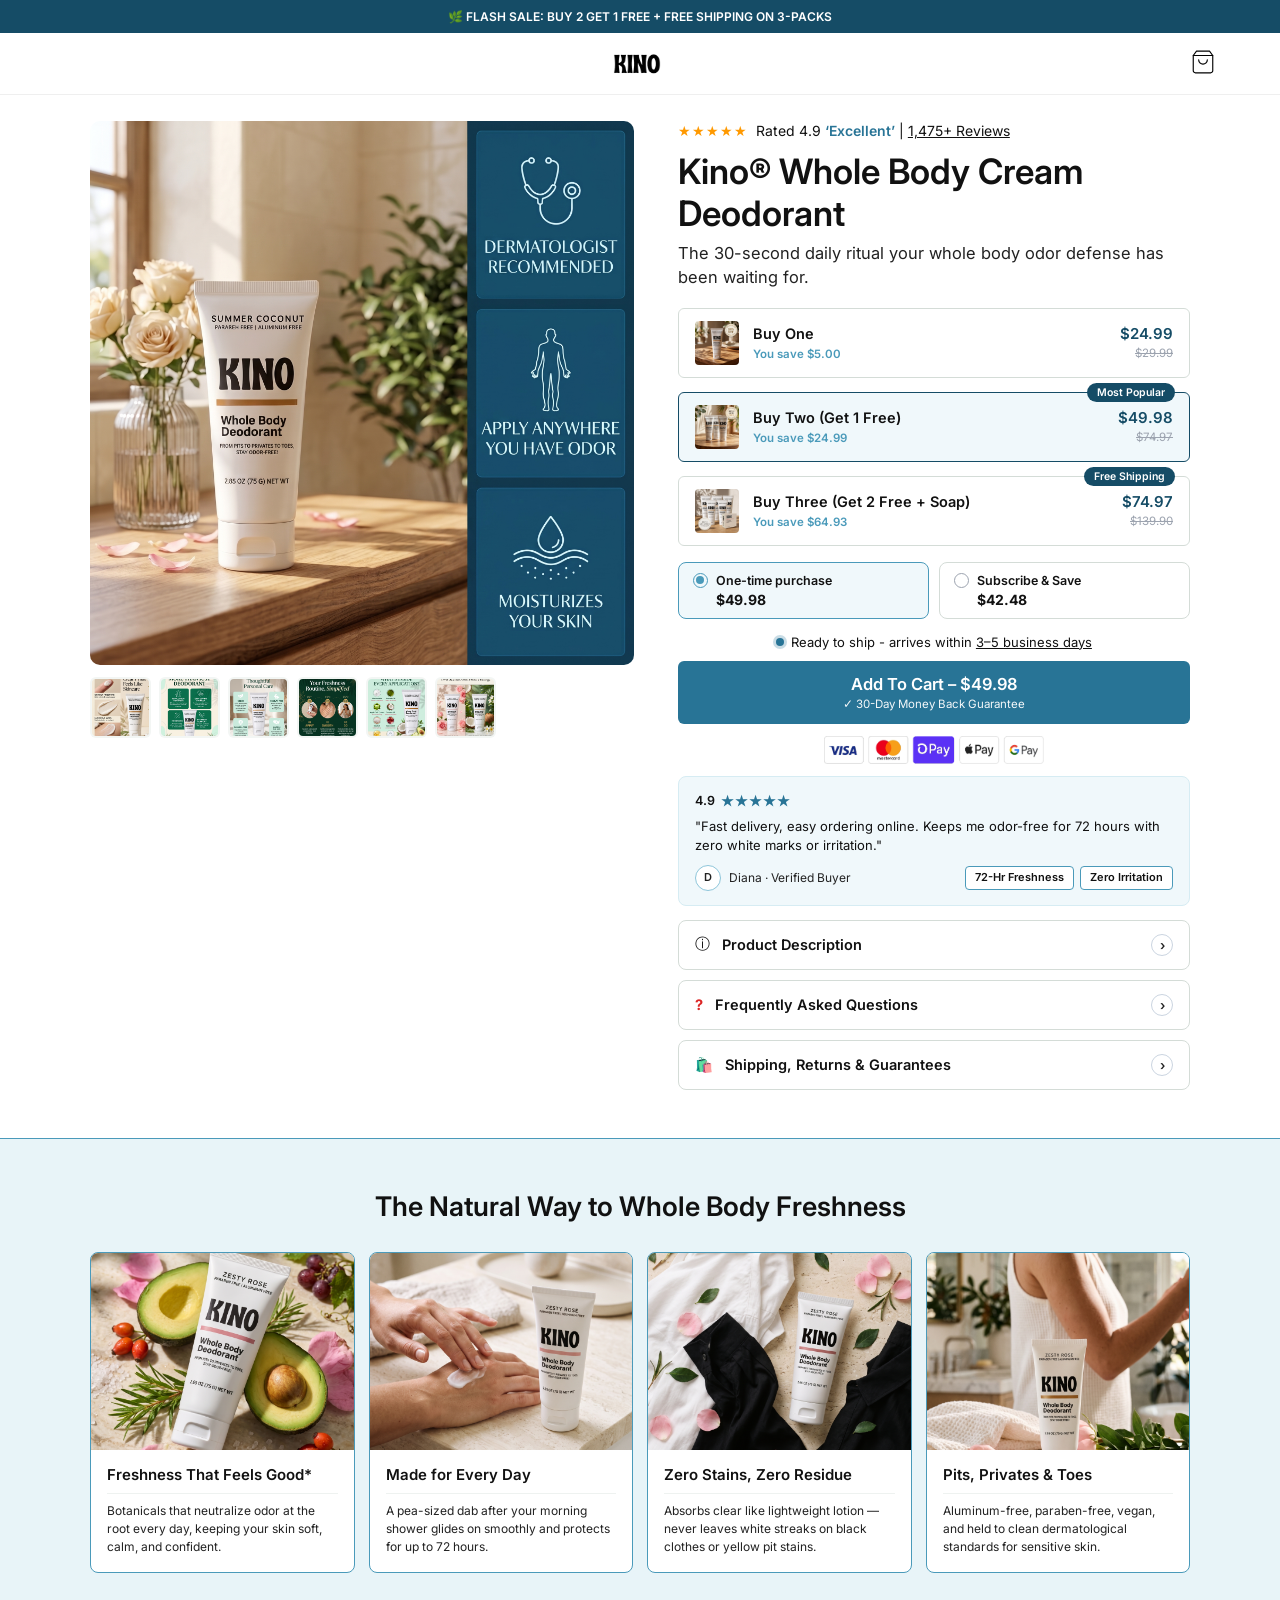
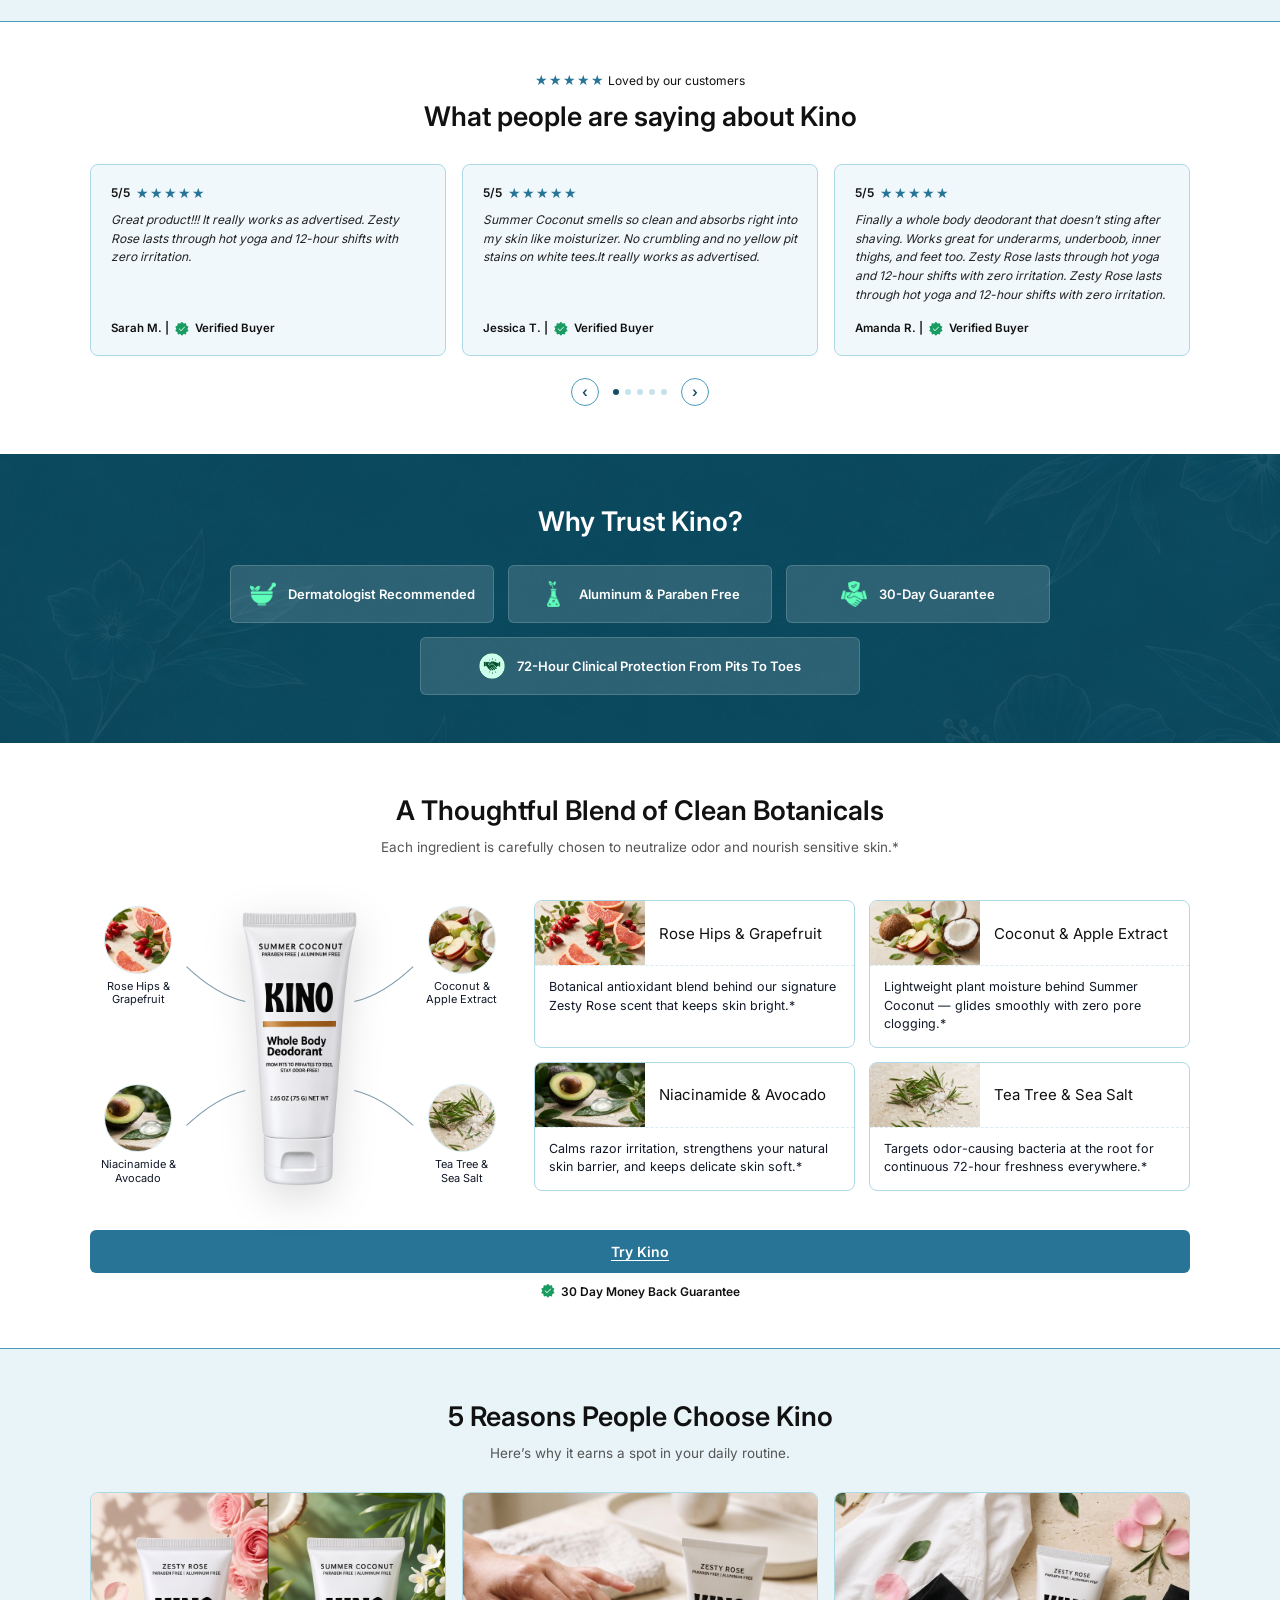
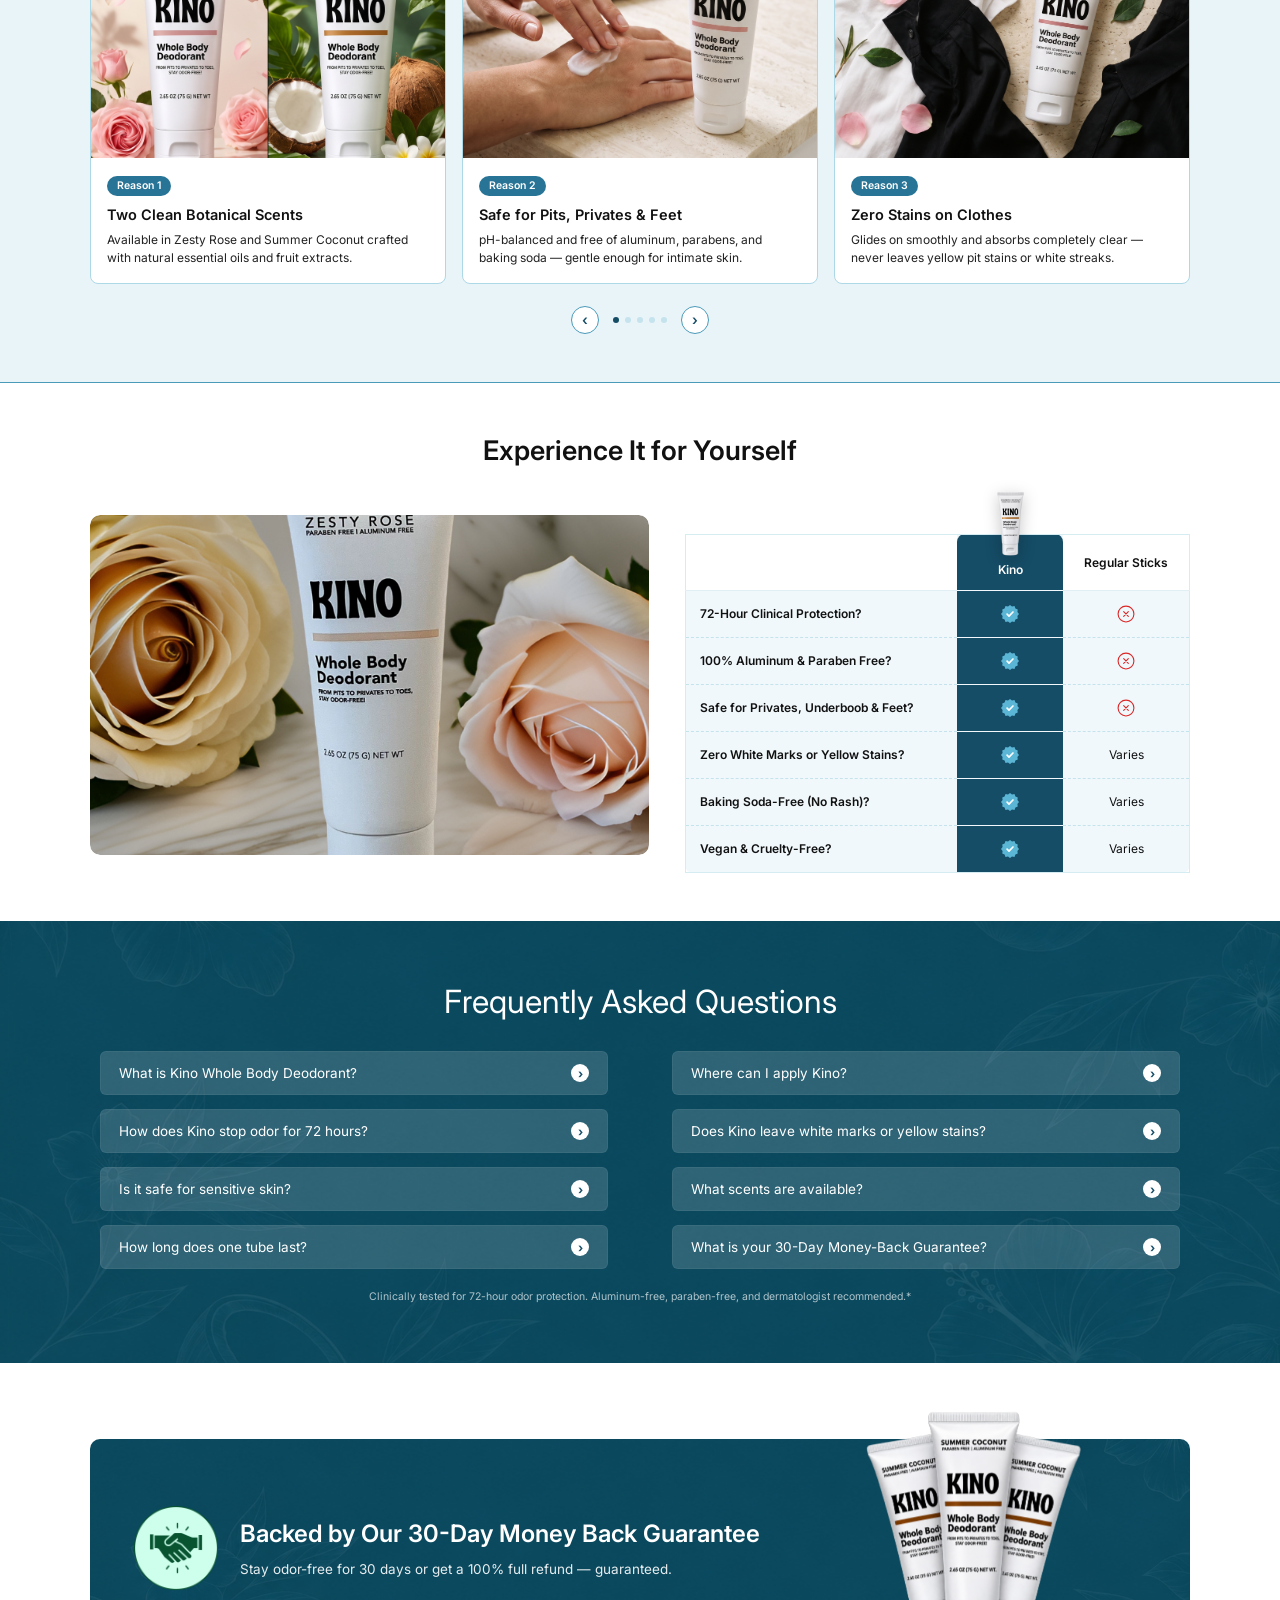
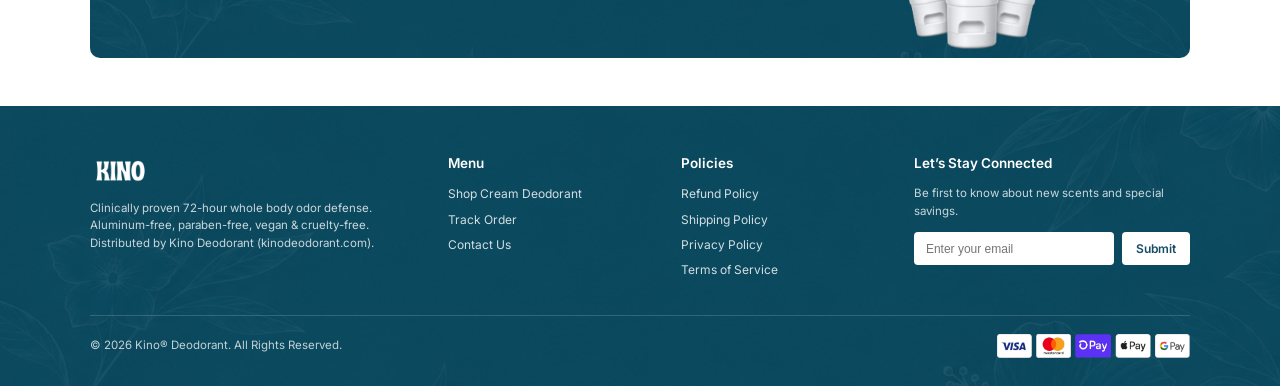
<file: product_page_design_v2.html>
<!DOCTYPE html>
<html lang="en">
<head>
  <meta charset="UTF-8">
  <meta name="viewport" content="width=device-width, initial-scale=1.0, maximum-scale=5.0">
  <title>Kino® Whole Body Cream Deodorant | 72-Hour Clinical Odor Protection</title>
  <link rel="icon" type="image/svg+xml" href="data:image/svg+xml,%3Csvg xmlns='http://www.w3.org/2000/svg' viewBox='0 0 64 64'%3E%3Crect width='64' height='64' rx='12' fill='%23ffffff'/%3E%3Ctext x='50%25' y='54%25' dominant-baseline='central' text-anchor='middle' font-family='Arial,Helvetica,sans-serif' font-weight='900' font-size='44' fill='%23064e3b'%3EK%3C/text%3E%3C/svg%3E">
  <style>
    @font-face {
      font-family: 'Inter';
      font-weight: 400;
      font-style: normal;
      font-display: swap;
      src: url("fonts/inter_n4.b2a3f24c19b4de56e8871f609e73ca7f6d2e2bb9.woff2") format("woff2"),
           url("fonts/inter_n4.af8052d517e0c9ffac7b814872cecc27ae1fa132.woff") format("woff");
    }
    @font-face {
      font-family: 'Inter';
      font-weight: 500;
      font-style: normal;
      font-display: swap;
      src: url("fonts/inter_n6.771af0474a71b3797eb38f3487d6fb79d43b6877.woff2") format("woff2");
    }
    @font-face {
      font-family: 'Inter';
      font-weight: 600;
      font-style: normal;
      font-display: swap;
      src: url("fonts/inter_n6.771af0474a71b3797eb38f3487d6fb79d43b6877.woff2") format("woff2"),
           url("fonts/inter_n6.88c903d8f9e157d48b73b7777d0642925bcecde7.woff") format("woff");
    }
    @font-face {
      font-family: 'Inter';
      font-weight: 700;
      font-style: normal;
      font-display: swap;
      src: url("fonts/inter_n7.02711e6b374660cfc7915d1afc1c204e633421e4.woff2") format("woff2"),
           url("fonts/inter_n7.6dab87426f6b8813070abd79972ceaf2f8d3b012.woff") format("woff");
    }

    :root {
      --green-dark: #154c66;
      --green-emerald: #287496;
      --green-cta: #287496;
      --green-mint: #f0f8fb;
      --green-mint-bg: #e8f4f8;
      --green-border: #4a9aba;
      --green-soft-border: #add8e6;
      --text-dark: #111111;
      --text-body: #222222;
      --text-muted: #555555;
      --gold: #ff9900;
      --font: 'Inter', -apple-system, BlinkMacSystemFont, 'Segoe UI', Roboto, sans-serif;
    }

    *, *::before, *::after { box-sizing: border-box; }
    html, body {
      margin: 0;
      padding: 0;
      font-family: var(--font);
      color: var(--text-dark);
      background: #ffffff;
      -webkit-font-smoothing: antialiased;
      line-height: 1.45;
      letter-spacing: 0;
    }
    img { max-width: 100%; display: block; }
    a { color: inherit; text-decoration: none; }
    button { font-family: inherit; cursor: pointer; }

    /* Announcement Bar */
    .kino-topbar {
      background: var(--green-dark);
      color: #ffffff;
      text-align: center;
      padding: 8px 16px;
      font-size: 12px;
      font-weight: 600;
    }

    /* Header */
    .kino-header {
      border-bottom: 1px solid #efefef;
      background: #ffffff;
      position: sticky;
      top: 0;
      z-index: 50;
    }
    .kino-header-inner {
      max-width: 1200px;
      margin: 0 auto;
      padding: 12px 20px;
      display: flex;
      align-items: center;
      justify-content: space-between;
    }
    .kino-header-spacer { width: 28px; }
    .kino-logo img { height: 32px; width: auto; object-fit: contain; }
    .kino-cart-btn { background: none; border: 0; padding: 4px; color: var(--text-dark); }

    .kino-wrap { max-width: 1140px; margin: 0 auto; padding: 0 20px; }

    /* ================= 1. HERO SECTION ================= */
    .kino-hero { padding: 26px 0 48px; }
    .kino-hero-grid {
      display: grid;
      grid-template-columns: 1.03fr 0.97fr;
      gap: 44px;
      align-items: start;
    }
    .kino-gallery-sticky { position: sticky; top: 76px; }
    .kino-main-stage {
      position: relative;
      border-radius: 10px;
      overflow: hidden;
      background: #f8faf9;
    }
    .kino-main-stage img { width: 100%; height: auto; display: block; }
    .kino-hero-overlay {
      position: absolute;
      top: 0;
      right: 0;
      bottom: 0;
      width: 31%;
      background: rgba(21, 76, 102, 0.92);
      color: #ffffff;
      display: flex;
      flex-direction: column;
      justify-content: space-evenly;
      padding: 14px 10px;
      text-align: center;
    }
    .kino-overlay-item {
      display: flex;
      flex-direction: column;
      align-items: center;
      gap: 8px;
      padding: 12px 4px;
      border-bottom: 1px solid rgba(255, 255, 255, 0.14);
    }
    .kino-overlay-item:last-child { border-bottom: 0; }
    .kino-overlay-item img { width: 32px; height: 32px; filter: brightness(0) invert(1); }
    .kino-overlay-item span { font-size: 14px; font-weight: 500; line-height: 1.25; }
    .kino-thumbs {
      display: grid;
      grid-template-columns: repeat(8, 1fr);
      gap: 8px;
      margin-top: 12px;
    }
    .kino-thumb {
      border: 2px solid transparent;
      border-radius: 6px;
      overflow: hidden;
      aspect-ratio: 1 / 1;
      padding: 0;
      background: #f3f6f4;
    }
    .kino-thumb.is-active { border-color: var(--green-border); }
    .kino-thumb img { width: 100%; height: 100%; object-fit: cover; }

    /* Hero Right Column */
    .kino-rating-row {
      display: flex;
      align-items: center;
      gap: 8px;
      font-size: 14px;
      color: var(--text-dark);
      margin-bottom: 8px;
    }
    .kino-stars-gold { color: var(--gold); letter-spacing: 1px; font-size: 14px; }
    .kino-stars-green { color: var(--green-emerald); letter-spacing: 1px; font-size: 14px; }
    .kino-rating-row strong { color: var(--green-emerald); font-weight: 600; }
    .kino-title {
      font-size: 35px;
      font-weight: 410;
      line-height: 1.2;
      margin: 0 0 8px;
      color: var(--text-dark);
    }
    .kino-sub {
      font-size: 16.5px;
      color: var(--text-body);
      margin: 0 0 18px;
      line-height: 1.45;
    }

    /* Bundle Cards */
    .kino-bundles { display: flex; flex-direction: column; gap: 14px; margin-bottom: 16px; }
    .kino-bundle-card {
      position: relative;
      display: flex;
      align-items: center;
      gap: 14px;
      padding: 12px 16px;
      border: 1px solid #d4dcd7;
      border-radius: 6px;
      background: #ffffff;
      cursor: pointer;
    }
    .kino-bundle-card.is-selected {
      border: 1.5px solid var(--green-dark);
      background: var(--green-mint);
    }
    .kino-bundle-badge {
      position: absolute;
      top: -10px;
      right: 14px;
      background: var(--green-dark);
      color: #ffffff;
      font-size: 10.5px;
      font-weight: 600;
      padding: 2px 10px;
      border-radius: 999px;
    }
    .kino-bundle-img {
      width: 44px;
      height: 44px;
      border-radius: 4px;
      object-fit: cover;
      flex-shrink: 0;
    }
    .kino-bundle-info { flex: 1; min-width: 0; }
    .kino-bundle-name { font-size: 14.5px; font-weight: 600; color: var(--text-dark); }
    .kino-bundle-save { font-size: 11.5px; color: var(--green-border); font-weight: 500; margin-top: 2px; }
    .kino-bundle-prices { text-align: right; flex-shrink: 0; }
    .kino-price-now { font-size: 15px; font-weight: 600; color: var(--green-dark); }
    .kino-price-was { font-size: 11.5px; color: #9ca3af; text-decoration: line-through; }

    /* Purchase Toggle (Exact 2-line Radio Cards) */
    .kino-toggle-row { display: grid; grid-template-columns: 1fr 1fr; gap: 10px; margin-bottom: 14px; }
    .kino-toggle-btn {
      padding: 10px 14px;
      border-radius: 8px;
      border: 1px solid #d4dcd7;
      background: #ffffff;
      text-align: left;
      display: flex;
      flex-direction: column;
      gap: 3px;
    }
    .kino-toggle-btn.is-active {
      border: 1.5px solid var(--green-border);
      background: var(--green-mint);
    }
    .kino-toggle-top {
      display: flex;
      align-items: center;
      gap: 8px;
      font-size: 12.5px;
      font-weight: 600;
      color: var(--text-dark);
    }
    .kino-radio-dot {
      width: 15px;
      height: 15px;
      border-radius: 50%;
      border: 1.5px solid #9ca3af;
      display: inline-flex;
      align-items: center;
      justify-content: center;
      flex-shrink: 0;
    }
    .kino-toggle-btn.is-active .kino-radio-dot {
      border-color: var(--green-border);
    }
    .kino-toggle-btn.is-active .kino-radio-dot::after {
      content: "";
      width: 8px;
      height: 8px;
      border-radius: 50%;
      background: var(--green-border);
    }
    .kino-toggle-price {
      font-size: 14px;
      font-weight: 700;
      color: var(--text-dark);
      padding-left: 23px;
    }

    /* Ready to ship */
    .kino-ready-ship {
      display: flex;
      align-items: center;
      justify-content: center;
      gap: 7px;
      font-size: 13px;
      color: var(--text-dark);
      margin-bottom: 10px;
    }
    .kino-pulse-dot {
      width: 8px;
      height: 8px;
      border-radius: 50%;
      background: #287496;
      box-shadow: 0 0 0 3px rgba(40, 116, 150, 0.25);
    }

    /* Solid Emerald CTA Button (Matching Lymphoria) */
    .kino-cta-mint {
      width: 100%;
      padding: 13px 18px;
      border-radius: 6px;
      border: 0;
      background: #287496;
      color: #ffffff;
      text-align: center;
      display: flex;
      flex-direction: column;
      align-items: center;
      gap: 3px;
      transition: background 0.18s;
    }
    .kino-cta-mint:hover { background: #1f5c78; }
    .kino-cta-mint-main { font-size: 16.5px; font-weight: 500; color: #ffffff; }
    .kino-cta-mint-sub { font-size: 11.5px; font-weight: 400; opacity: 0.95; color: #ffffff; }

    /* Solid Emerald CTA Button (Mid-page) */
    .kino-cta-solid {
      width: 100%;
      padding: 13px 20px;
      border: 0;
      border-radius: 6px;
      background: #287496;
      color: #ffffff;
      font-size: 14px;
      font-weight: 600;
      text-decoration: underline;
      text-underline-offset: 3px;
    }

    .kino-payment-row { margin: 12px 0; display: flex; justify-content: center; }
    .kino-payment-row img { max-width: 220px; height: auto; }

    /* Hero Mini Review Card */
    .kino-hero-review {
      background: var(--green-mint);
      border: 1px solid #d6ecf3;
      border-radius: 8px;
      padding: 14px 16px;
      margin-bottom: 14px;
    }
    .kino-hr-top { display: flex; align-items: center; gap: 6px; font-size: 12.5px; font-weight: 600; margin-bottom: 6px; }
    .kino-hr-quote { font-size: 13px; color: var(--text-dark); margin: 0 0 10px; line-height: 1.45; }
    .kino-hr-bottom { display: flex; align-items: center; justify-content: space-between; flex-wrap: wrap; gap: 8px; }
    .kino-hr-author { display: flex; align-items: center; gap: 8px; font-size: 12px; color: var(--text-body); }
    .kino-hr-avatar {
      width: 26px;
      height: 26px;
      border-radius: 50%;
      border: 1px solid #8ec6da;
      background: #ffffff;
      display: inline-flex;
      align-items: center;
      justify-content: center;
      font-size: 11px;
      font-weight: 600;
    }
    .kino-hr-tags { display: flex; gap: 6px; }
    .kino-hr-tag {
      border: 1px solid var(--green-border);
      background: #ffffff;
      border-radius: 4px;
      padding: 3px 9px;
      font-size: 11px;
      font-weight: 500;
    }

    /* Hero 3 Bordered Accordions */
    .kino-mini-accordions { display: flex; flex-direction: column; gap: 10px; }
    .kino-mini-acc-item {
      border: 1px solid #d4dcd7;
      border-radius: 8px;
      background: #ffffff;
    }
    .kino-mini-acc-trigger {
      width: 100%;
      background: none;
      border: 0;
      padding: 13px 16px;
      display: flex;
      justify-content: space-between;
      align-items: center;
      font-size: 14.5px;
      font-weight: 500;
      color: var(--text-dark);
      text-align: left;
    }
    .kino-acc-left { display: flex; align-items: center; gap: 12px; }
    .kino-acc-arrow {
      width: 22px;
      height: 22px;
      border-radius: 50%;
      border: 1px solid #cbd5e1;
      display: inline-flex;
      align-items: center;
      justify-content: center;
      font-size: 13px;
      color: var(--text-body);
    }
    .kino-mini-acc-body {
      display: none;
      padding: 0 16px 14px;
      font-size: 13px;
      color: var(--text-body);
      line-height: 1.5;
    }
    .kino-mini-acc-item.is-open .kino-mini-acc-body { display: block; }

    /* ================= SHARED SECTION STYLES ================= */
    .kino-section { padding: 48px 0; }
    .kino-section--mint {
      background: var(--green-mint-bg);
      border-top: 1px solid var(--green-border);
      border-bottom: 1px solid var(--green-border);
    }
    .kino-section--emerald {
      background-color: var(--green-dark);
      background-image: url("images/emerald-coconut-blossom-line-art.png");
      background-size: cover;
      background-position: center;
      color: #ffffff;
    }
    .kino-sec-title {
      text-align: center;
      font-size: 27px;
      font-weight: 500;
      margin: 0 0 8px;
    }
    .kino-sec-sub {
      text-align: center;
      font-size: 13.5px;
      color: var(--text-muted);
      margin: 0 0 28px;
    }
    .kino-section--emerald .kino-sec-sub { color: rgba(255, 255, 255, 0.85); }

    /* ================= 2. 4-CARD LIFESTYLE GRID ================= */
    .kino-4grid { display: grid; grid-template-columns: repeat(4, 1fr); gap: 14px; }
    .kino-feature-card {
      background: #ffffff;
      border: 1px solid var(--green-border);
      border-radius: 8px;
      overflow: hidden;
      display: flex;
      flex-direction: column;
    }
    .kino-feature-card img { width: 100%; aspect-ratio: 4 / 3; object-fit: cover; }
    .kino-feature-card-body { padding: 14px 16px 16px; }
    .kino-feature-card-body h3 {
      font-size: 15px;
      font-weight: 500;
      margin: 0 0 8px;
      padding-bottom: 8px;
      border-bottom: 1px solid #eef2f0;
      color: var(--text-dark);
    }
    .kino-feature-card-body p { font-size: 12px; color: var(--text-body); margin: 0; line-height: 1.5; }

    /* ================= 3. REVIEWS CAROUSEL ================= */
    .kino-reviews-eyebrow { text-align: center; font-size: 12px; color: var(--text-dark); margin-bottom: 6px; }
    .kino-3grid {
      display: flex;
      overflow-x: auto;
      scroll-snap-type: x mandatory;
      scroll-behavior: smooth;
      gap: 16px;
      scrollbar-width: none;
    }
    .kino-3grid::-webkit-scrollbar { display: none; }
    .kino-review-card {
      flex: 0 0 calc((100% - 32px) / 3);
      scroll-snap-align: start;
      background: var(--green-mint);
      border: 1px solid var(--green-soft-border);
      border-radius: 8px;
      padding: 18px 20px;
      display: flex;
      flex-direction: column;
      justify-content: space-between;
      gap: 16px;
    }
    .kino-review-top { display: flex; align-items: center; gap: 6px; font-size: 12px; font-weight: 500; margin-bottom: 8px; }
    .kino-review-card p { font-size: 12px; font-style: italic; color: var(--text-body); margin: 0; line-height: 1.55; }
    .kino-review-author { font-size: 11.5px; color: var(--text-dark); font-weight: 600; display: flex; align-items: center; gap: 6px; }
    .kino-carousel-nav {
      display: flex;
      align-items: center;
      justify-content: center;
      gap: 14px;
      margin-top: 22px;
    }
    .kino-arrow-circle {
      width: 28px;
      height: 28px;
      border-radius: 50%;
      border: 1px solid var(--green-border);
      background: #ffffff;
      color: var(--green-dark);
      display: inline-flex;
      align-items: center;
      justify-content: center;
      font-weight: 600;
      font-size: 14px;
    }
    .kino-dots { display: inline-flex; gap: 6px; }
    .kino-dot { width: 6px; height: 6px; border-radius: 50%; background: #c5e3ed; }
    .kino-dot.is-active { background: var(--green-dark); }

    /* ================= 4. WHY TRUST KINO? (HORIZONTAL ON DESKTOP, VERTICAL ON MOBILE) ================= */
    .kino-trust-row1 {
      display: grid;
      grid-template-columns: repeat(3, 1fr);
      gap: 14px;
      max-width: 820px;
      margin: 24px auto 14px;
    }
    .kino-trust-card {
      background: rgba(255, 255, 255, 0.14);
      border: 1px solid rgba(255, 255, 255, 0.16);
      border-radius: 6px;
      padding: 15px 16px;
      display: flex;
      flex-direction: row;
      align-items: center;
      justify-content: center;
      text-align: left;
      gap: 12px;
      font-size: 13px;
      font-weight: 500;
    }
    .kino-trust-card img { width: 26px; height: 26px; object-fit: contain; flex-shrink: 0; }
    .kino-trust-row2 { max-width: 440px; margin: 0 auto; }

    /* ================= 5. BOTANICALS DIAGRAM + 2x2 CARDS ================= */
    .kino-botanicals-wrap {
      display: grid;
      grid-template-columns: 0.78fr 1.22fr;
      gap: 24px;
      align-items: center;
      margin-bottom: 24px;
    }
    .kino-diagram {
      position: relative;
      display: flex;
      align-items: center;
      justify-content: center;
      padding: 12px 10px;
      min-height: 320px;
    }
    .kino-diagram-lines {
      position: absolute;
      inset: 0;
      width: 100%;
      height: 100%;
      pointer-events: none;
      z-index: 1;
    }
    .kino-diagram-center {
      width: 195px;
      position: relative;
      z-index: 2;
    }
    .kino-diagram-center img {
      width: 100%;
      height: auto;
      display: block;
      filter: drop-shadow(0 12px 20px rgba(0, 0, 0, 0.14));
    }
    .kino-callout {
      position: absolute;
      display: flex;
      flex-direction: column;
      align-items: center;
      text-align: center;
      gap: 6px;
      width: 96px;
      z-index: 3;
    }
    .kino-callout img {
      width: 68px;
      height: 68px;
      border-radius: 50%;
      object-fit: cover;
      border: 1px solid #d6ecf3;
      background: #ffffff;
    }
    .kino-callout span { font-size: 11px; font-weight: 400; color: #111827; line-height: 1.25; }
    .kino-callout--tl { top: 20px; left: 0; }
    .kino-callout--tr { top: 20px; right: 0; }
    .kino-callout--bl { bottom: 20px; left: 0; }
    .kino-callout--br { bottom: 20px; right: 0; }
    .kino-2x2 { display: grid; grid-template-columns: 1fr 1fr; gap: 14px; }
    .kino-ing-card {
      background: #ffffff;
      border: 1px solid var(--green-soft-border);
      border-radius: 8px;
      padding: 0;
      overflow: hidden;
    }
    .kino-ing-head {
      display: flex;
      align-items: center;
      gap: 14px;
      padding: 0 14px 0 0;
      margin-bottom: 0;
      border-bottom: 1px dashed #dcecf2;
    }
    .kino-ing-head img {
      width: 110px;
      height: 64px;
      border-radius: 0;
      object-fit: cover;
      flex-shrink: 0;
    }
    .kino-ing-head h4 { font-size: 15px; font-weight: 400; margin: 0; color: var(--text-dark); }
    .kino-ing-card p { font-size: 12.5px; color: #111827; margin: 0; padding: 12px 14px 14px; line-height: 1.45; }
    .kino-center-cta { width: 100%; margin: 0 auto; text-align: center; }
    .kino-cta-subnote {
      display: flex;
      align-items: center;
      justify-content: center;
      gap: 6px;
      font-size: 12px;
      font-weight: 600;
      color: var(--text-dark);
      margin-top: 10px;
    }

    /* ================= 6. 5 REASONS CAROUSEL ================= */
    .kino-reasons-grid {
      display: flex;
      overflow-x: auto;
      scroll-snap-type: x mandatory;
      scroll-behavior: smooth;
      gap: 16px;
      scrollbar-width: none;
    }
    .kino-reasons-grid::-webkit-scrollbar { display: none; }
    .kino-reason-card {
      flex: 0 0 calc((100% - 32px) / 3);
      scroll-snap-align: start;
      background: #ffffff;
      border: 1px solid var(--green-soft-border);
      border-radius: 8px;
      overflow: hidden;
    }
    .kino-reason-card img { width: 100%; aspect-ratio: 4 / 3; object-fit: cover; }
    .kino-reason-body { padding: 14px 16px 16px; }
    .kino-reason-pill {
      display: inline-block;
      background: var(--green-emerald);
      color: #ffffff;
      font-size: 10.5px;
      font-weight: 600;
      padding: 2px 10px;
      border-radius: 999px;
      margin-bottom: 8px;
    }
    .kino-reason-body h3 { font-size: 14.5px; font-weight: 600; margin: 0 0 6px; }
    .kino-reason-body p { font-size: 12px; color: var(--text-body); margin: 0; line-height: 1.5; }

    /* ================= 7. EXPERIENCE IT FOR YOURSELF (COMPARISON) ================= */
    .kino-compare-wrap {
      display: grid;
      grid-template-columns: 1.05fr 0.95fr;
      gap: 36px;
      align-items: center;
    }
    .kino-compare-photo { border-radius: 10px; overflow: hidden; }
    .kino-compare-photo img,
    .kino-compare-photo video { width: 100%; height: 340px; object-fit: cover; display: block; border-radius: 10px; }
    .kino-compare-box { position: relative; padding-top: 36px; }
    .kino-compare-table {
      width: 100%;
      border-collapse: collapse;
      border-radius: 8px;
      border: 1px solid #d6ecf3;
      background: var(--green-mint);
    }
    .kino-compare-table th, .kino-compare-table td {
      padding: 12px 14px;
      font-size: 12px;
      border-bottom: 1px dashed #c5e3ed;
      text-align: center;
    }
    .kino-compare-table thead th {
      background: #ffffff;
      border-bottom: 1px solid #e1eff4;
      font-weight: 600;
      font-size: 12px;
    }
    .kino-compare-table td:first-child,
    .kino-compare-table th:first-child { text-align: left; font-weight: 500; }
    .kino-col-kino {
      background: var(--green-dark) !important;
      color: #ffffff;
      font-weight: 600;
      position: relative;
      width: 106px;
      border-bottom-color: rgba(255,255,255,0.14) !important;
    }
    .kino-compare-table thead th.kino-col-kino {
      border-radius: 8px 8px 0 0;
    }
    .kino-col-tube-pop {
      width: auto;
      height: 68px;
      object-fit: contain;
      margin: -58px auto 4px;
      display: block;
      filter: drop-shadow(0 4px 8px rgba(0, 0, 0, 0.22));
    }
    .kino-badge-check,
    .kino-badge-cross {
      display: inline-flex;
      align-items: center;
      justify-content: center;
      width: 22px;
      height: 22px;
      vertical-align: middle;
    }

    /* ================= 8. FAQS (2-COLUMN EMERALD GRID) ================= */
    .kino-faq-section { padding: 58px 0; }
    .kino-faq-section .kino-sec-title { font-weight: 400; font-size: 32px; }
    .kino-faq-grid {
      display: grid;
      grid-template-columns: 1fr 1fr;
      row-gap: 14px;
      column-gap: 64px;
      max-width: 1080px;
      margin: 0 auto;
    }
    .kino-faq-item {
      background: #ffffff26;
      border: 1px solid rgba(255, 255, 255, 0.05);
      border-radius: 6px;
      overflow: hidden;
      transition: all 0.3s ease;
    }
    .kino-faq-item.is-open {
      background: #eff8fb;
      color: #000000;
    }
    .kino-faq-q {
      width: 100%;
      background: none;
      border: 0;
      padding: 12px 18px;
      display: flex;
      justify-content: space-between;
      align-items: center;
      color: #ffffff;
      font-size: 13.5px;
      font-weight: 400;
      text-align: left;
      gap: 12px;
    }
    .kino-faq-item.is-open .kino-faq-q { color: #000000; }
    .kino-faq-icon {
      width: 18px;
      height: 18px;
      border-radius: 50%;
      background: #ffffff;
      color: var(--green-dark);
      display: inline-flex;
      align-items: center;
      justify-content: center;
      font-weight: 700;
      flex-shrink: 0;
      font-size: 12px;
    }
    .kino-faq-item.is-open .kino-faq-icon {
      background: var(--green-dark);
      color: #ffffff;
    }
    .kino-faq-a {
      display: none;
      margin-top: -4px;
      padding: 0 20px 17px;
      font-size: 15px;
      font-weight: 300;
      color: rgba(255, 255, 255, 0.9);
      line-height: 22px;
    }
    .kino-faq-item.is-open .kino-faq-a { display: block; color: #1f2937; }

    /* ================= 9. 30-DAY MONEY BACK GUARANTEE ================= */
    .kino-guarantee-banner {
      border-radius: 10px;
      padding: 24px 44px;
      display: grid;
      grid-template-columns: 1.3fr 0.7fr;
      gap: 24px;
      align-items: center;
      overflow: visible;
      margin-top: 28px;
    }
    .kino-guarantee-left { display: flex; align-items: center; gap: 22px; }
    .kino-guarantee-left h2 { font-size: 24px; font-weight: 600; margin: 0 0 8px; }
    .kino-guarantee-left p { font-size: 13.5px; margin: 0; color: rgba(255, 255, 255, 0.9); }
    .kino-guarantee-right img { max-width: 245px; margin: -52px auto -18px; position: relative; z-index: 3; }

    /* ================= 10. FOOTER ================= */
    .kino-footer { padding: 48px 0 28px; }
    .kino-footer-grid {
      display: grid;
      grid-template-columns: 1.3fr 0.8fr 0.8fr 1.1fr;
      gap: 32px;
      margin-bottom: 28px;
    }
    .kino-footer-logo { height: 34px; width: auto; filter: brightness(0) invert(1); margin-bottom: 12px; }
    .kino-footer h4 { font-size: 13.5px; font-weight: 600; margin: 0 0 12px; }
    .kino-footer ul { list-style: none; padding: 0; margin: 0; }
    .kino-footer li { margin-bottom: 8px; font-size: 12px; color: rgba(255, 255, 255, 0.82); }
    .kino-footer p { font-size: 11.5px; color: rgba(255, 255, 255, 0.78); line-height: 1.55; }
    .kino-newsletter { display: flex; gap: 8px; margin-top: 10px; }
    .kino-newsletter input { flex: 1; padding: 9px 12px; border-radius: 4px; border: 0; font-size: 12px; }
    .kino-newsletter button { padding: 9px 14px; border-radius: 4px; border: 0; background: #ffffff; color: var(--green-dark); font-weight: 600; font-size: 12px; }
    .kino-footer-bottom {
      border-top: 1px solid rgba(255, 255, 255, 0.16);
      padding-top: 18px;
      display: flex;
      justify-content: space-between;
      align-items: center;
      flex-wrap: wrap;
      gap: 12px;
      font-size: 11.5px;
      color: rgba(255, 255, 255, 0.75);
    }

    .kino-mob-plus { display: none; }

    /* ================= MOBILE RESPONSIVE ================= */
    @media (max-width: 900px) {
      .kino-section { padding: 38px 0; }
      .kino-hero { padding: 12px 0 28px; }
      .kino-hero-grid { grid-template-columns: 1fr; gap: 14px; }
      .kino-hero-right { display: contents; }
      .kino-hero-head { order: 1; }
      .kino-gallery-sticky { order: 2; position: static; }
      .kino-hero-controls { order: 3; }
      .kino-rating-row { font-size: 12px; margin-bottom: 8px; }
      .kino-title { font-size: 26px; font-weight: 500; line-height: 1.14; letter-spacing: -0.02em; margin-bottom: 8px; }
      .kino-sub { font-size: 14px; line-height: 1.38; color: #111827; margin-bottom: 4px; }
      .kino-hero-overlay { width: 34%; padding: 10px 6px; }
      .kino-overlay-item span { font-size: 11.5px; line-height: 1.25; }
      .kino-thumbs {
        display: flex;
        overflow-x: auto;
        gap: 8px;
        scrollbar-width: none;
      }
      .kino-thumbs::-webkit-scrollbar { display: none; }
      .kino-thumb { flex: 0 0 calc((100% - 32px) / 5); }
      .kino-toggle-btn { align-items: center; text-align: center; padding: 14px 10px; }
      .kino-radio-dot { display: none; }
      .kino-toggle-price { padding-left: 0; font-size: 13px; }
      .kino-sec-title { font-size: 25px; font-weight: 500; line-height: 1.15; letter-spacing: -0.02em; }
      .kino-sec-sub { font-size: 13.5px; line-height: 1.4; }

      /* Section 2: Horizontal accordion rows on mobile */
      .kino-4grid { grid-template-columns: 1fr; gap: 12px; }
      .kino-feature-card { flex-direction: row; align-items: stretch; cursor: pointer; min-height: 76px; }
      .kino-feature-card img { width: 96px; min-height: 76px; aspect-ratio: auto; flex-shrink: 0; }
      .kino-feature-card-body {
        flex: 1;
        padding: 12px 16px;
        display: flex;
        flex-wrap: wrap;
        align-items: center;
        justify-content: space-between;
        gap: 6px;
      }
      .kino-feature-card-body h3 { margin: 0; padding: 0; border: 0; font-size: 15px; font-weight: 400; line-height: 1.25; flex: 1; color: #111827; }
      .kino-mob-plus { display: inline-flex; font-size: 20px; font-weight: 300; color: var(--text-dark); line-height: 1; transition: transform 0.2s; }
      .kino-feature-card-body p { display: none; width: 100%; font-size: 12.5px; padding-top: 6px; }
      .kino-feature-card.is-open .kino-feature-card-body p { display: block; }
      .kino-feature-card.is-open .kino-mob-plus { transform: rotate(45deg); }

      /* Section 3 & 6: Horizontal peek carousels on mobile */
      .kino-reviews-eyebrow { font-size: 13px; margin-bottom: 10px; }
      .kino-3grid,
      .kino-reasons-grid {
        display: flex;
        overflow-x: auto;
        scroll-snap-type: x mandatory;
        gap: 12px;
        scrollbar-width: none;
      }
      .kino-3grid::-webkit-scrollbar,
      .kino-reasons-grid::-webkit-scrollbar { display: none; }
      .kino-review-card,
      .kino-reason-card { flex: 0 0 84%; scroll-snap-align: start; }
      .kino-review-card p { font-size: 13px; line-height: 1.5; }
      .kino-review-author { font-size: 12.5px; }
      .kino-reason-card.is-hidden { display: block; }
      .kino-reason-card img { aspect-ratio: 16 / 10; }
      .kino-reason-body { padding: 14px 16px 18px; }
      .kino-reason-pill { font-size: 11.5px; padding: 3px 14px; margin-bottom: 10px; }
      .kino-reason-body h3 { font-size: 17px; font-weight: 500; margin-bottom: 6px; }
      .kino-reason-body p { font-size: 13px; line-height: 1.45; }

      /* Section 5: Diagram + horizontal accordion botanical rows */
      .kino-botanicals-wrap { grid-template-columns: 1fr; gap: 20px; }
      .kino-diagram { padding: 6px 0; min-height: 290px; max-width: 340px; width: 100%; margin: 0 auto; }
      .kino-diagram-center { width: 185px; }
      .kino-callout { width: 84px; }
      .kino-callout img { width: 62px; height: 62px; }
      .kino-callout span { font-size: 11px; color: #111827; }
      .kino-callout--tl { top: 22px; left: 2px; }
      .kino-callout--tr { top: 22px; right: 2px; }
      .kino-callout--bl { bottom: 22px; left: 2px; }
      .kino-callout--br { bottom: 22px; right: 2px; }
      .kino-2x2 { grid-template-columns: 1fr; gap: 12px; }
      .kino-ing-card { padding: 0; overflow: hidden; cursor: pointer; }
      .kino-ing-head { padding: 0 16px 0 0; margin: 0; border-bottom: 0; min-height: 74px; }
      .kino-ing-head img { width: 96px; height: 74px; border-radius: 0; }
      .kino-ing-head h4 { flex: 1; font-size: 15px; font-weight: 400; color: #111827; }
      .kino-ing-card p { display: none; padding: 10px 14px 12px; border-top: 1px dashed #dcecf2; font-size: 12.5px; }
      .kino-ing-card.is-open p { display: block; }
      .kino-ing-card.is-open .kino-mob-plus { transform: rotate(45deg); }

      /* Section 7: Table only on mobile, left-aligned title */
      .kino-compare-section .kino-sec-title { text-align: left; font-size: 25px; margin-bottom: 18px !important; }
      .kino-compare-wrap { grid-template-columns: 1fr; }
      .kino-compare-photo { display: none; }
      .kino-compare-table { border: 0; }
      .kino-compare-table thead th:first-child { border-bottom: 0; background: transparent; }
      .kino-compare-table th, .kino-compare-table td { padding: 14px 10px; font-size: 12.5px; }
      .kino-col-kino { width: 84px; }

      /* Section 8: FAQ left-aligned title on mobile */
      .kino-faq-section .kino-sec-title { text-align: left; font-size: 26px; line-height: 1.12; margin-bottom: 20px !important; }
      .kino-faq-grid { grid-template-columns: 1fr; gap: 15px; }
      .kino-faq-q { padding: 17px 15px; font-size: 14px; }
      .kino-faq-icon { width: 20px; height: 20px; }
      .kino-faq-a { padding: 0 15px 17px; font-size: 14px; line-height: 18px; }

      .kino-footer-grid { grid-template-columns: 1fr; }
      .kino-trust-row1 { grid-template-columns: repeat(3, minmax(0, 1fr)); gap: 8px; }
      .kino-trust-card {
        flex-direction: column;
        text-align: center;
        padding: 14px 6px;
        font-size: 11.5px;
        gap: 8px;
      }
      .kino-trust-row2 { max-width: 220px; }
      .kino-guarantee-banner { grid-template-columns: 1fr; padding: 32px 20px 24px; text-align: center; }
      .kino-guarantee-left { flex-direction: column; gap: 14px; }
      .kino-guarantee-right img { max-width: 190px; margin: 0 auto; }
    }
  </style>
</head>
<body>

  <!-- Announcement Bar -->
  <div class="kino-topbar">
    🌿 FLASH SALE: BUY 2 GET 1 FREE + FREE SHIPPING ON 3-PACKS
  </div>

  <!-- Header -->
  <header class="kino-header">
    <div class="kino-header-inner">
      <div class="kino-header-spacer"></div>
      <a href="#" class="kino-logo">
        <img src="images/real/KINO__2_-removebg-preview.avif" alt="Kino">
      </a>
      <button type="button" class="kino-cart-btn" aria-label="Cart">
        <svg xmlns="http://www.w3.org/2000/svg" width="26" height="26" viewBox="0 0 34 34" fill="none">
          <path d="M8.5 2.83398L4.25 8.50065V28.334C4.25 29.0854 4.54851 29.8061 5.07986 30.3375C5.61122 30.8688 6.33189 31.1673 7.08333 31.1673H26.9167C27.6681 31.1673 28.3888 30.8688 28.9201 30.3375C29.4515 29.8061 29.75 29.0854 29.75 28.334V8.50065L25.5 2.83398H8.5Z" stroke="black" stroke-width="1.5" stroke-linecap="round" stroke-linejoin="round"></path>
          <path d="M4.25 8.5H29.75" stroke="black" stroke-width="1.5" stroke-linecap="round" stroke-linejoin="round"></path>
          <path d="M22.6666 14.166C22.6666 15.6689 22.0696 17.1102 21.0069 18.1729C19.9442 19.2357 18.5028 19.8327 16.9999 19.8327C15.497 19.8327 14.0557 19.2357 12.993 18.1729C11.9303 17.1102 11.3333 15.6689 11.3333 14.166" stroke="black" stroke-width="1.5" stroke-linecap="round" stroke-linejoin="round"></path>
        </svg>
      </button>
    </div>
  </header>

  <!-- 1. HERO SECTION -->
  <section class="kino-hero">
    <div class="kino-wrap">
      <div class="kino-hero-grid">
        <!-- Left Sticky Gallery -->
        <div class="kino-gallery-sticky">
          <div class="kino-main-stage">
            <img id="kinoMainImg" src="images/product/Product_advertisement_for_deodor…_b505e3fe_2K.jpg" alt="Kino Whole Body Cream Deodorant">
          </div>

          <div class="kino-thumbs" id="kinoThumbs">
              <button type="button" class="kino-thumb" data-src="images/product/Product_scent_comparison_infogra…_d2c3a957_2K.jpg"><img src="images/product/KINO_cream_texture_product_infog…_cfca9f42_2K.jpg" alt="Kino 3"></button>
            <button type="button" class="kino-thumb" data-src="images/product/KINO_product_usage_infographic_s…_be47eaf7_2K.jpg"><img src="images/product/KINO_product_benefits_infographic_7e2cf0c2_2K.jpg" alt="Kino 4"></button>
            <button type="button" class="kino-thumb" data-src="images/product/KINO_product_benefits_infographic_9263f8f4_2K.jpg"><img src="images/product/KINO_product_features_infographic_4e5104d3_2K.jpg" alt="Kino 5"></button>
            <button type="button" class="kino-thumb" data-src="images/product/KINO_product_features_infographic_f1b22df9_2K (1).jpg"><img src="images/product/KINO_product_usage_infographic_s…_125187bb_2K.jpg" alt="Kino 6"></button>
            <button type="button" class="kino-thumb" data-src="images/product/KINO_whole_body_cream_deodorant_0751a7f4_2K.jpg"><img src="images/product/KINO_whole_body_cream_deodorant_364c7d7e_2K.jpg" alt="Kino 7"></button>
            <button type="button" class="kino-thumb" data-src="images/product/Kino_body_cream_deodorant_infogr…_70f2f5ba_2K.jpg"><img src="images/product/Product_scent_comparison_infogra…_94877a1b_2K.jpg" alt="Kino 8"></button>
          </div>
        </div>

        <!-- Right Column -->
        <div class="kino-hero-right">
          <div class="kino-hero-head">
            <div class="kino-rating-row">
              <span class="kino-stars-gold">★★★★★</span>
              <span>Rated 4.9 <strong>‘Excellent’</strong> | <u>1,475+ Reviews</u></span>
            </div>
            <h1 class="kino-title">Kino® Whole Body Cream Deodorant</h1>
            <p class="kino-sub">The 30-second daily ritual your whole body odor defense has been waiting for.</p>
          </div>

          <div class="kino-hero-controls">
            <!-- 3 Bundle Cards -->
          <div class="kino-bundles" id="kinoBundles">
            <div class="kino-bundle-card" data-price="$24.99">
              <img class="kino-bundle-img" src="images/product/Deodorant_tube_on_wooden_surface_a7995a79_2K.jpg" alt="Buy One">
              <div class="kino-bundle-info">
                <div class="kino-bundle-name">Buy One</div>
                <div class="kino-bundle-save">You save $5.00</div>
              </div>
              <div class="kino-bundle-prices">
                <div class="kino-price-now">$24.99</div>
                <div class="kino-price-was">$29.99</div>
              </div>
            </div>

            <div class="kino-bundle-card is-selected" data-price="$49.98">
              <span class="kino-bundle-badge">Most Popular</span>
              <img class="kino-bundle-img" src="images/product/Deodorant_tubes_displayed_on_wood_377bc49e_2K.jpg" alt="Buy Two">
              <div class="kino-bundle-info">
                <div class="kino-bundle-name">Buy Two (Get 1 Free)</div>
                <div class="kino-bundle-save">You save $24.99</div>
              </div>
              <div class="kino-bundle-prices">
                <div class="kino-price-now">$49.98</div>
                <div class="kino-price-was">$74.97</div>
              </div>
            </div>

            <div class="kino-bundle-card" data-price="$74.97">
              <span class="kino-bundle-badge">Free Shipping</span>
              <img class="kino-bundle-img" src="images/product/Deodorant_tubes_and_soap_promoti…_bf1cf4c0_2K.jpg" alt="Buy Three">
              <div class="kino-bundle-info">
                <div class="kino-bundle-name">Buy Three (Get 2 Free + Soap)</div>
                <div class="kino-bundle-save">You save $64.93</div>
              </div>
              <div class="kino-bundle-prices">
                <div class="kino-price-now">$74.97</div>
                <div class="kino-price-was">$139.90</div>
              </div>
            </div>
          </div>

          <!-- Purchase Toggle (Exact 2-line Radio Cards) -->
          <div class="kino-toggle-row">
            <button type="button" class="kino-toggle-btn is-active" data-mode="once">
              <div class="kino-toggle-top"><span class="kino-radio-dot"></span> One-time purchase</div>
              <div class="kino-toggle-price" id="oncePrice">$49.98</div>
            </button>
            <button type="button" class="kino-toggle-btn" data-mode="sub">
              <div class="kino-toggle-top"><span class="kino-radio-dot"></span> Subscribe &amp; Save</div>
              <div class="kino-toggle-price" id="subPrice">$42.48</div>
            </button>
          </div>

          <div class="kino-ready-ship">
            <span class="kino-pulse-dot"></span>
            <span>Ready to ship - arrives within <u>3–5 business days</u></span>
          </div>

          <button type="button" class="kino-cta-mint" id="kinoMainCta">
            <span class="kino-cta-mint-main">Add To Cart – $49.98</span>
            <span class="kino-cta-mint-sub">✓ 30-Day Money Back Guarantee</span>
          </button>

          <div class="kino-payment-row">
            <img src="images/Group_1_1.png" alt="Payment Methods">
          </div>

          <!-- Hero Mini Review Card -->
          <div class="kino-hero-review">
            <div class="kino-hr-top">
              <span>4.9</span>
              <span class="kino-stars-green">★★★★★</span>
            </div>
            <p class="kino-hr-quote">"Fast delivery, easy ordering online. Keeps me odor-free for 72 hours with zero white marks or irritation."</p>
            <div class="kino-hr-bottom">
              <div class="kino-hr-author">
                <span class="kino-hr-avatar">D</span>
                <span>Diana · Verified Buyer</span>
              </div>
              <div class="kino-hr-tags">
                <span class="kino-hr-tag">72-Hr Freshness</span>
                <span class="kino-hr-tag">Zero Irritation</span>
              </div>
            </div>
          </div>

          <!-- 3 Bordered Accordions with Left Icon + Right Arrow -->
          <div class="kino-mini-accordions">
            <div class="kino-mini-acc-item">
              <button type="button" class="kino-mini-acc-trigger">
                <span class="kino-acc-left"><span>ⓘ</span> Product Description</span>
                <span class="kino-acc-arrow">›</span>
              </button>
              <div class="kino-mini-acc-body">Kino is a dermatologist-recommended whole body cream deodorant in Zesty Rose and Summer Coconut. Aluminum-free, paraben-free, and safe for pits, privates, underboob, and feet.</div>
            </div>
            <div class="kino-mini-acc-item">
              <button type="button" class="kino-mini-acc-trigger">
                <span class="kino-acc-left"><span style="color:#dc2626;font-weight:700;">?</span> Frequently Asked Questions</span>
                <span class="kino-acc-arrow">›</span>
              </button>
              <div class="kino-mini-acc-body">Rub a pea-sized amount on clean skin. Each 2.65 oz (75 g) tube lasts 2+ months and protects against odor for up to 72 hours with zero residue.</div>
            </div>
            <div class="kino-mini-acc-item">
              <button type="button" class="kino-mini-acc-trigger">
                <span class="kino-acc-left"><span>🛍️</span> Shipping, Returns &amp; Guarantees</span>
                <span class="kino-acc-arrow">›</span>
              </button>
              <div class="kino-mini-acc-body">Orders ship within 24 hours. Backed by our 30-Day Money-Back Guarantee — stay fresh or get a 100% refund.</div>
            </div>
          </div>
          </div>
        </div>
      </div>
    </div>
  </section>

  <!-- 2. THE NATURAL WAY TO WHOLE BODY FRESHNESS -->
  <section class="kino-section kino-section--mint">
    <div class="kino-wrap">
      <h2 class="kino-sec-title" style="margin-bottom:26px;">The Natural Way to Whole Body Freshness</h2>
      <div class="kino-4grid">
        <div class="kino-feature-card">
          <img src="images/real/KINO_deodorant_product_photograp…_cb383df5_2K.jpg" alt="Morning Freshness" loading="lazy">
          <div class="kino-feature-card-body">
            <h3>Freshness That Feels Good*</h3><span class="kino-mob-plus">+</span>
            <p>Botanicals that neutralize odor at the root every day, keeping your skin soft, calm, and confident.</p>
          </div>
        </div>
        <div class="kino-feature-card">
          <img src="images/real/Woman_applying_deodorant_cream_655a2855_2K.jpg" alt="Made for Every Day" loading="lazy">
          <div class="kino-feature-card-body">
            <h3>Made for Every Day</h3><span class="kino-mob-plus">+</span>
            <p>A pea-sized dab after your morning shower glides on smoothly and protects for up to 72 hours.</p>
          </div>
        </div>
        <div class="kino-feature-card">
          <img src="images/real/KINO_deodorant_product_photograp…_dda94056_2K.jpg" alt="Zero White Marks" loading="lazy">
          <div class="kino-feature-card-body">
            <h3>Zero Stains, Zero Residue</h3><span class="kino-mob-plus">+</span>
            <p>Absorbs clear like lightweight lotion — never leaves white streaks on black clothes or yellow pit stains.</p>
          </div>
        </div>
        <div class="kino-feature-card">
          <img src="images/real/Woman_using_KINO_body_deodorant_f9b98095_2K.jpg" alt="Whole Body Safe" loading="lazy">
          <div class="kino-feature-card-body">
            <h3>Pits, Privates &amp; Toes</h3><span class="kino-mob-plus">+</span>
            <p>Aluminum-free, paraben-free, vegan, and held to clean dermatological standards for sensitive skin.</p>
          </div>
        </div>
      </div>
    </div>
  </section>

  <!-- 3. WHAT PEOPLE ARE SAYING -->
  <section class="kino-section">
    <div class="kino-wrap">
      <div class="kino-reviews-eyebrow"><span class="kino-stars-green">★★★★★</span> Loved by our customers</div>
      <h2 class="kino-sec-title" style="margin-bottom:28px;">What people are saying about Kino</h2>
      <div class="kino-3grid" id="kinoReviewsTrack">
        <div class="kino-review-card">
          <div>
            <div class="kino-review-top">5/5 <span class="kino-stars-green">★★★★★</span></div>
            <p>Great product!!! It really works as advertised. Zesty Rose lasts through hot yoga and 12-hour shifts with zero irritation.</p>
          </div>
          <div class="kino-review-author">Sarah M. | <img src="images/verified.svg" alt="" style="width:14px;height:14px;"> Verified Buyer</div>
        </div>
        <div class="kino-review-card">
          <div>
            <div class="kino-review-top">5/5 <span class="kino-stars-green">★★★★★</span></div>
          
            <p>Summer Coconut smells so clean and absorbs right into my skin like moisturizer. No crumbling and no yellow pit stains on white tees.It really works as advertised. </p>
          </div>
          <div class="kino-review-author">Jessica T. | <img src="images/verified.svg" alt="" style="width:14px;height:14px;"> Verified Buyer</div>
        </div>
        <div class="kino-review-card">
          <div>
            <div class="kino-review-top">5/5 <span class="kino-stars-green">★★★★★</span></div>
            <p>Finally a whole body deodorant that doesn’t sting after shaving. Works great for underarms, underboob, inner thighs, and feet too.  Zesty Rose lasts through hot yoga and 12-hour shifts with zero irritation.  Zesty Rose lasts through hot yoga and 12-hour shifts with zero irritation.</p>
          </div>
          <div class="kino-review-author">Amanda R. | <img src="images/verified.svg" alt="" style="width:14px;height:14px;"> Verified Buyer</div>
        </div>
        <div class="kino-review-card">
          <div>
            <div class="kino-review-top">5/5 <span class="kino-stars-green">★★★★★</span></div>
            <p>I’ve tried every natural deodorant out there and Kino is the only one that actually holds up for 3 days without baking soda rash.</p>
          </div>
          <div class="kino-review-author">Lauren K. | <img src="images/verified.svg" alt="" style="width:14px;height:14px;"> Verified Buyer</div>
        </div>
        <div class="kino-review-card">
          <div>
            <div class="kino-review-top">5/5 <span class="kino-stars-green">★★★★★</span></div>
            <p>Bought the 2-pack with Zesty Rose and Summer Coconut. A pea-sized amount goes a long way and leaves zero marks on black tops.</p>
          </div>
          <div class="kino-review-author">Maya P. | <img src="images/verified.svg" alt="" style="width:14px;height:14px;"> Verified Buyer</div>
        </div>
      </div>
      <div class="kino-carousel-nav">
        <button type="button" class="kino-arrow-circle" id="revPrev" aria-label="Previous review">‹</button>
        <div class="kino-dots" id="revDots">
          <span class="kino-dot is-active"></span><span class="kino-dot"></span><span class="kino-dot"></span><span class="kino-dot"></span><span class="kino-dot"></span>
        </div>
        <button type="button" class="kino-arrow-circle" id="revNext" aria-label="Next review">›</button>
      </div>
    </div>
  </section>

  <!-- 4. WHY TRUST KINO? -->
  <section class="kino-section kino-section--emerald">
    <div class="kino-wrap">
      <h2 class="kino-sec-title">Why Trust Kino?</h2>
      <div class="kino-trust-row1">
        <div class="kino-trust-card">
          <img src="images/section5_icon1.webp" alt="">
          <span>Dermatologist Recommended</span>
        </div>
        <div class="kino-trust-card">
          <img src="images/section5_icon3.webp" alt="">
          <span>Aluminum &amp; Paraben Free</span>
        </div>
        <div class="kino-trust-card">
          <img src="images/section5_icon4.webp" alt="">
          <span>30-Day Guarantee</span>
        </div>
      </div>
      <div class="kino-trust-row2">
        <div class="kino-trust-card">
          <img src="images/money_icon_21b07699-6f4c-4d4e-8a45-d287f91987c1.webp" alt="">
          <span>72-Hour Clinical Protection From Pits To Toes</span>
        </div>
      </div>
    </div>
  </section>

  <!-- 5. THOUGHTFUL BLEND OF CLEAN BOTANICALS -->
  <section class="kino-section">
    <div class="kino-wrap">
      <h2 class="kino-sec-title">A Thoughtful Blend of Clean Botanicals</h2>
      <p class="kino-sec-sub">Each ingredient is carefully chosen to neutralize odor and nourish sensitive skin.*</p>
      <div class="kino-botanicals-wrap">
        <div class="kino-diagram">
          <svg class="kino-diagram-lines" viewBox="0 0 400 310" preserveAspectRatio="none" aria-hidden="true">
            <path d="M 92 78 Q 120 105 148 112" stroke="#154c66" stroke-width="1" fill="none" opacity="0.55"></path>
            <path d="M 308 78 Q 280 105 252 112" stroke="#154c66" stroke-width="1" fill="none" opacity="0.55"></path>
            <path d="M 92 232 Q 120 205 148 198" stroke="#154c66" stroke-width="1" fill="none" opacity="0.55"></path>
            <path d="M 308 232 Q 280 205 252 198" stroke="#154c66" stroke-width="1" fill="none" opacity="0.55"></path>
          </svg>
          <div class="kino-callout kino-callout--tl">
            <img src="images/real/Rose_hips_and_grapefruit_slices_2425bb45_2K.jpg" alt="Rose Hips &amp; Grapefruit" loading="lazy">
            <span>Rose Hips &amp;<br>Grapefruit</span>
          </div>
          <div class="kino-callout kino-callout--tr">
            <img src="images/real/Coconut_and_apple_extract_81237375_2K.jpg" alt="Coconut &amp; Apple Extract" loading="lazy">
            <span>Coconut &amp;<br>Apple Extract</span>
          </div>
          <div class="kino-diagram-center">
            <img src="images/SummerTube.png" alt="Kino Summer Coconut Tube" loading="lazy">
          </div>
          <div class="kino-callout kino-callout--bl">
            <img src="images/real/Avocado_and_niacinamide_serum_46ad0497_2K.jpg" alt="Niacinamide &amp; Avocado" loading="lazy">
            <span>Niacinamide &amp;<br>Avocado</span>
          </div>
          <div class="kino-callout kino-callout--br">
            <img src="images/real/Tea_tree_and_sea_salt_35f8510d_2K.jpg" alt="Tea Tree &amp; Sea Salt" loading="lazy">
            <span>Tea Tree &amp;<br>Sea Salt</span>
          </div>
        </div>
        <div class="kino-2x2">
          <div class="kino-ing-card">
            <div class="kino-ing-head">
              <img src="images/real/Rose_hips_and_grapefruit_slices_2425bb45_2K.jpg" alt="Rose Hips &amp; Grapefruit" loading="lazy">
              <h4>Rose Hips &amp; Grapefruit</h4><span class="kino-mob-plus">+</span>
            </div>
            <p>Botanical antioxidant blend behind our signature Zesty Rose scent that keeps skin bright.*</p>
          </div>
          <div class="kino-ing-card">
            <div class="kino-ing-head">
              <img src="images/real/Coconut_and_apple_extract_81237375_2K.jpg" alt="Coconut &amp; Apple Extract" loading="lazy">
              <h4>Coconut &amp; Apple Extract</h4><span class="kino-mob-plus">+</span>
            </div>
            <p>Lightweight plant moisture behind Summer Coconut — glides smoothly with zero pore clogging.*</p>
          </div>
          <div class="kino-ing-card">
            <div class="kino-ing-head">
              <img src="images/real/Avocado_and_niacinamide_serum_46ad0497_2K.jpg" alt="Niacinamide &amp; Avocado" loading="lazy">
              <h4>Niacinamide &amp; Avocado</h4><span class="kino-mob-plus">+</span>
            </div>
            <p>Calms razor irritation, strengthens your natural skin barrier, and keeps delicate skin soft.*</p>
          </div>
          <div class="kino-ing-card">
            <div class="kino-ing-head">
              <img src="images/real/Tea_tree_and_sea_salt_35f8510d_2K.jpg" alt="Tea Tree &amp; Sea Salt" loading="lazy">
              <h4>Tea Tree &amp; Sea Salt</h4><span class="kino-mob-plus">+</span>
            </div>
            <p>Targets odor-causing bacteria at the root for continuous 72-hour freshness everywhere.*</p>
          </div>
        </div>
      </div>
      <div class="kino-center-cta">
        <button type="button" class="kino-cta-solid" onclick="window.scrollTo({top:0,behavior:'smooth'})">Try Kino</button>
        <div class="kino-cta-subnote">
          <img src="images/verified.svg" alt="" style="width:14px;height:14px;"> 30 Day Money Back Guarantee
        </div>
      </div>
    </div>
  </section>

  <!-- 6. 5 REASONS PEOPLE CHOOSE KINO -->
  <section class="kino-section kino-section--mint">
    <div class="kino-wrap">
      <h2 class="kino-sec-title">5 Reasons People Choose Kino</h2>
      <p class="kino-sec-sub">Here’s why it earns a spot in your daily routine.</p>
      <div class="kino-reasons-grid" id="kinoReasonsGrid">
        <div class="kino-reason-card" data-reason="0">
          <img src="images/product/Product_scent_comparison_infogra…_94877a1b_2K.jpg" alt="Reason 1" loading="lazy">
          <div class="kino-reason-body">
            <span class="kino-reason-pill">Reason 1</span>
            <h3>Two Clean Botanical Scents</h3>
            <p>Available in Zesty Rose and Summer Coconut crafted with natural essential oils and fruit extracts.</p>
          </div>
        </div>
        <div class="kino-reason-card" data-reason="1">
          <img src="images/real/Woman_applying_deodorant_cream_655a2855_2K.jpg" alt="Reason 2" loading="lazy">
          <div class="kino-reason-body">
            <span class="kino-reason-pill">Reason 2</span>
            <h3>Safe for Pits, Privates &amp; Feet</h3>
            <p>pH-balanced and free of aluminum, parabens, and baking soda — gentle enough for intimate skin.</p>
          </div>
        </div>
        <div class="kino-reason-card" data-reason="2">
          <img src="images/real/KINO_deodorant_product_photograp…_dda94056_2K.jpg" alt="Reason 3" loading="lazy">
          <div class="kino-reason-body">
            <span class="kino-reason-pill">Reason 3</span>
            <h3>Zero Stains on Clothes</h3>
            <p>Glides on smoothly and absorbs completely clear — never leaves yellow pit stains or white streaks.</p>
          </div>
        </div>
        <div class="kino-reason-card" data-reason="3">
          <img src="images/real/Woman_using_KINO_body_deodorant_f9b98095_2K.jpg" alt="Reason 4" loading="lazy">
          <div class="kino-reason-body">
            <span class="kino-reason-pill">Reason 4</span>
            <h3>Skin-Loving Clean Formula</h3>
            <p>Powered by Niacinamide, Avocado Oil, Rose Hips Oil, Sea Salt &amp; Resveratrol to nourish skin.</p>
          </div>
        </div>
        <div class="kino-reason-card" data-reason="4">
          <img src="images/product/KINO_product_usage_infographic_s…_125187bb_2K.jpg" alt="Reason 5" loading="lazy">
          <div class="kino-reason-body">
            <span class="kino-reason-pill">Reason 5</span>
            <h3>72-Hour Clinical Control</h3>
            <p>Clinically tested to stop odor for 3 full days per application — through workouts and busy days.</p>
          </div>
        </div>
      </div>
      <div class="kino-carousel-nav">
        <button type="button" class="kino-arrow-circle" id="reasonPrev" aria-label="Previous reason">‹</button>
        <div class="kino-dots" id="reasonDots">
          <span class="kino-dot is-active"></span>
          <span class="kino-dot"></span>
          <span class="kino-dot"></span>
          <span class="kino-dot"></span>
          <span class="kino-dot"></span>
        </div>
        <button type="button" class="kino-arrow-circle" id="reasonNext" aria-label="Next reason">›</button>
      </div>
    </div>
  </section>

  <!-- 7. EXPERIENCE IT FOR YOURSELF (COMPARISON) -->
  <section class="kino-section kino-compare-section">
    <div class="kino-wrap">
      <h2 class="kino-sec-title" style="margin-bottom:28px;">Experience It for Yourself</h2>
      <div class="kino-compare-wrap">
        <div class="kino-compare-photo">
          <video playsinline autoplay loop muted preload="metadata" poster="images/real/kino_real_6.jpg">
            <source src="media/0ae94078ccac43ffbc1133caca3b25ed.SD-480p-0.9Mbps-62582070.mp4" type="video/mp4">
            <img src="images/real/kino_real_6.jpg" alt="Kino Cream Deodorant" loading="lazy">
          </video>
        </div>
        <div class="kino-compare-box">
          <table class="kino-compare-table">
            <thead>
              <tr>
                <th></th>
                <th class="kino-col-kino">
                  <img class="kino-col-tube-pop" src="images/SummerTube.png" alt="Kino">
                  Kino
                </th>
                <th>Regular Sticks</th>
              </tr>
            </thead>
            <tbody>
              <tr><td>72-Hour Clinical Protection?</td><td class="kino-col-kino"><span class="kino-badge-check" aria-label="Yes"><svg width="20" height="20" viewBox="0 0 24 24" fill="none" xmlns="http://www.w3.org/2000/svg"><path d="M12 1.2L14.4 3.1L17.4 2.5L18.5 5.4L21.3 6.5L20.9 9.5L22.8 12L20.9 14.5L21.3 17.5L18.5 18.6L17.4 21.5L14.4 20.9L12 22.8L9.6 20.9L6.6 21.5L5.5 18.6L2.7 17.5L3.1 14.5L1.2 12L3.1 9.5L2.7 6.5L5.5 5.4L6.6 2.5L9.6 3.1L12 1.2Z" fill="#5bb5d5"/><path d="M8.5 12.2L10.8 14.5L15.6 9.6" stroke="#FFFFFF" stroke-width="2" stroke-linecap="round" stroke-linejoin="round"/></svg></span></td><td><span class="kino-badge-cross" aria-label="No"><svg width="20" height="20" viewBox="0 0 24 24" fill="none" xmlns="http://www.w3.org/2000/svg"><circle cx="12" cy="12" r="9.5" stroke="#DC2626" stroke-width="1.3"/><path d="M9.2 9.2L14.8 14.8M14.8 9.2L9.2 14.8" stroke="#DC2626" stroke-width="1.3" stroke-linecap="round"/></svg></span></td></tr>
              <tr><td>100% Aluminum &amp; Paraben Free?</td><td class="kino-col-kino"><span class="kino-badge-check" aria-label="Yes"><svg width="20" height="20" viewBox="0 0 24 24" fill="none" xmlns="http://www.w3.org/2000/svg"><path d="M12 1.2L14.4 3.1L17.4 2.5L18.5 5.4L21.3 6.5L20.9 9.5L22.8 12L20.9 14.5L21.3 17.5L18.5 18.6L17.4 21.5L14.4 20.9L12 22.8L9.6 20.9L6.6 21.5L5.5 18.6L2.7 17.5L3.1 14.5L1.2 12L3.1 9.5L2.7 6.5L5.5 5.4L6.6 2.5L9.6 3.1L12 1.2Z" fill="#5bb5d5"/><path d="M8.5 12.2L10.8 14.5L15.6 9.6" stroke="#FFFFFF" stroke-width="2" stroke-linecap="round" stroke-linejoin="round"/></svg></span></td><td><span class="kino-badge-cross" aria-label="No"><svg width="20" height="20" viewBox="0 0 24 24" fill="none" xmlns="http://www.w3.org/2000/svg"><circle cx="12" cy="12" r="9.5" stroke="#DC2626" stroke-width="1.3"/><path d="M9.2 9.2L14.8 14.8M14.8 9.2L9.2 14.8" stroke="#DC2626" stroke-width="1.3" stroke-linecap="round"/></svg></span></td></tr>
              <tr><td>Safe for Privates, Underboob &amp; Feet?</td><td class="kino-col-kino"><span class="kino-badge-check" aria-label="Yes"><svg width="20" height="20" viewBox="0 0 24 24" fill="none" xmlns="http://www.w3.org/2000/svg"><path d="M12 1.2L14.4 3.1L17.4 2.5L18.5 5.4L21.3 6.5L20.9 9.5L22.8 12L20.9 14.5L21.3 17.5L18.5 18.6L17.4 21.5L14.4 20.9L12 22.8L9.6 20.9L6.6 21.5L5.5 18.6L2.7 17.5L3.1 14.5L1.2 12L3.1 9.5L2.7 6.5L5.5 5.4L6.6 2.5L9.6 3.1L12 1.2Z" fill="#5bb5d5"/><path d="M8.5 12.2L10.8 14.5L15.6 9.6" stroke="#FFFFFF" stroke-width="2" stroke-linecap="round" stroke-linejoin="round"/></svg></span></td><td><span class="kino-badge-cross" aria-label="No"><svg width="20" height="20" viewBox="0 0 24 24" fill="none" xmlns="http://www.w3.org/2000/svg"><circle cx="12" cy="12" r="9.5" stroke="#DC2626" stroke-width="1.3"/><path d="M9.2 9.2L14.8 14.8M14.8 9.2L9.2 14.8" stroke="#DC2626" stroke-width="1.3" stroke-linecap="round"/></svg></span></td></tr>
              <tr><td>Zero White Marks or Yellow Stains?</td><td class="kino-col-kino"><span class="kino-badge-check" aria-label="Yes"><svg width="20" height="20" viewBox="0 0 24 24" fill="none" xmlns="http://www.w3.org/2000/svg"><path d="M12 1.2L14.4 3.1L17.4 2.5L18.5 5.4L21.3 6.5L20.9 9.5L22.8 12L20.9 14.5L21.3 17.5L18.5 18.6L17.4 21.5L14.4 20.9L12 22.8L9.6 20.9L6.6 21.5L5.5 18.6L2.7 17.5L3.1 14.5L1.2 12L3.1 9.5L2.7 6.5L5.5 5.4L6.6 2.5L9.6 3.1L12 1.2Z" fill="#5bb5d5"/><path d="M8.5 12.2L10.8 14.5L15.6 9.6" stroke="#FFFFFF" stroke-width="2" stroke-linecap="round" stroke-linejoin="round"/></svg></span></td><td>Varies</td></tr>
              <tr><td>Baking Soda-Free (No Rash)?</td><td class="kino-col-kino"><span class="kino-badge-check" aria-label="Yes"><svg width="20" height="20" viewBox="0 0 24 24" fill="none" xmlns="http://www.w3.org/2000/svg"><path d="M12 1.2L14.4 3.1L17.4 2.5L18.5 5.4L21.3 6.5L20.9 9.5L22.8 12L20.9 14.5L21.3 17.5L18.5 18.6L17.4 21.5L14.4 20.9L12 22.8L9.6 20.9L6.6 21.5L5.5 18.6L2.7 17.5L3.1 14.5L1.2 12L3.1 9.5L2.7 6.5L5.5 5.4L6.6 2.5L9.6 3.1L12 1.2Z" fill="#5bb5d5"/><path d="M8.5 12.2L10.8 14.5L15.6 9.6" stroke="#FFFFFF" stroke-width="2" stroke-linecap="round" stroke-linejoin="round"/></svg></span></td><td>Varies</td></tr>
              <tr><td>Vegan &amp; Cruelty-Free?</td><td class="kino-col-kino"><span class="kino-badge-check" aria-label="Yes"><svg width="20" height="20" viewBox="0 0 24 24" fill="none" xmlns="http://www.w3.org/2000/svg"><path d="M12 1.2L14.4 3.1L17.4 2.5L18.5 5.4L21.3 6.5L20.9 9.5L22.8 12L20.9 14.5L21.3 17.5L18.5 18.6L17.4 21.5L14.4 20.9L12 22.8L9.6 20.9L6.6 21.5L5.5 18.6L2.7 17.5L3.1 14.5L1.2 12L3.1 9.5L2.7 6.5L5.5 5.4L6.6 2.5L9.6 3.1L12 1.2Z" fill="#5bb5d5"/><path d="M8.5 12.2L10.8 14.5L15.6 9.6" stroke="#FFFFFF" stroke-width="2" stroke-linecap="round" stroke-linejoin="round"/></svg></span></td><td>Varies</td></tr>
            </tbody>
          </table>
        </div>
      </div>
    </div>
  </section>

  <!-- 8. FREQUENTLY ASKED QUESTIONS -->
  <section class="kino-section kino-section--emerald kino-faq-section">
    <div class="kino-wrap">
      <h2 class="kino-sec-title" style="margin-bottom:26px;">Frequently Asked Questions</h2>
      <div class="kino-faq-grid">
        <div class="kino-faq-item">
          <button type="button" class="kino-faq-q"><span>What is Kino Whole Body Deodorant?</span><span class="kino-faq-icon">›</span></button>
          <div class="kino-faq-a">Kino is a dermatologist-recommended whole body cream deodorant in Zesty Rose and Summer Coconut. Free from aluminum and parabens, it delivers clinically proven 72-hour odor protection anywhere on your body.</div>
        </div>
        <div class="kino-faq-item">
          <button type="button" class="kino-faq-q"><span>Where can I apply Kino?</span><span class="kino-faq-icon">›</span></button>
          <div class="kino-faq-a">Anywhere you have external odor! Rub a pea-sized amount on underarms, private parts (external only), underboob, thigh creases, belly button, or feet.</div>
        </div>
        <div class="kino-faq-item">
          <button type="button" class="kino-faq-q"><span>How does Kino stop odor for 72 hours?</span><span class="kino-faq-icon">›</span></button>
          <div class="kino-faq-a">Kino uses skin-safe botanicals, Niacinamide, Tea Tree Oil, and Sea Salt to neutralize odor-causing bacteria before odor ever forms — lasting up to 72 hours.</div>
        </div>
        <div class="kino-faq-item">
          <button type="button" class="kino-faq-q"><span>Does Kino leave white marks or yellow stains?</span><span class="kino-faq-icon">›</span></button>
          <div class="kino-faq-a">No! Kino glides on like a light moisturizing cream and absorbs clear in seconds — leaving zero white streaks on dark clothes and zero yellow aluminum stains on white shirts.</div>
        </div>
        <div class="kino-faq-item">
          <button type="button" class="kino-faq-q"><span>Is it safe for sensitive skin?</span><span class="kino-faq-icon">›</span></button>
          <div class="kino-faq-a">Yes! Kino is aluminum-free, paraben-free, baking soda-free, vegan, cruelty-free, and gentle enough for daily use on sensitive or freshly shaved skin.</div>
        </div>
        <div class="kino-faq-item">
          <button type="button" class="kino-faq-q"><span>What scents are available?</span><span class="kino-faq-icon">›</span></button>
          <div class="kino-faq-a">Kino comes in two signature botanical scents: Zesty Rose (fresh rose hips &amp; crisp grapefruit peel) and Summer Coconut (warm natural coconut oil &amp; sea salt).</div>
        </div>
        <div class="kino-faq-item">
          <button type="button" class="kino-faq-q"><span>How long does one tube last?</span><span class="kino-faq-icon">›</span></button>
          <div class="kino-faq-a">You only need a pea-sized amount per area, so each 2.65 oz (75 g) tube lasts over 2 months of daily use.</div>
        </div>
        <div class="kino-faq-item">
          <button type="button" class="kino-faq-q"><span>What is your 30-Day Money-Back Guarantee?</span><span class="kino-faq-icon">›</span></button>
          <div class="kino-faq-a">Try Kino risk-free for 30 days. If you don’t stay fresh and odor-free, simply reach out for a full 100% refund — no questions asked.</div>
        </div>
      </div>
      <p style="text-align:center;font-size:10.5px;color:rgba(255,255,255,0.68);margin:20px 0 0;">Clinically tested for 72-hour odor protection. Aluminum-free, paraben-free, and dermatologist recommended.*</p>
    </div>
  </section>

  <!-- 9. 30-DAY MONEY BACK GUARANTEE BANNER -->
  <section class="kino-section">
    <div class="kino-wrap">
      <div class="kino-guarantee-banner kino-section--emerald">
        <div class="kino-guarantee-left">
          <img src="images/money_icon_21b07699-6f4c-4d4e-8a45-d287f91987c1.webp" alt="30-Day Guarantee" style="width:84px;height:84px;object-fit:contain;flex-shrink:0;">
          <div>
            <h2>Backed by Our 30-Day Money Back Guarantee</h2>
            <p>Stay odor-free for 30 days or get a 100% full refund — guaranteed.</p>
          </div>
        </div>
        <div class="kino-guarantee-right">
          <img src="images/trio.png" alt="Kino Trio Pack" loading="lazy">
        </div>
      </div>
    </div>
  </section>

  <!-- 10. FOOTER -->
  <footer class="kino-footer kino-section--emerald">
    <div class="kino-wrap">
      <div class="kino-footer-grid">
        <div>
          <img class="kino-footer-logo" src="images/real/KINO__2_-removebg-preview.avif" alt="Kino">
          <p>Clinically proven 72-hour whole body odor defense. Aluminum-free, paraben-free, vegan &amp; cruelty-free. Distributed by Kino Deodorant (kinodeodorant.com).</p>
        </div>
        <div>
          <h4>Menu</h4>
          <ul>
            <li><a href="#">Shop Cream Deodorant</a></li>
            <li><a href="#">Track Order</a></li>
            <li><a href="#">Contact Us</a></li>
          </ul>
        </div>
        <div>
          <h4>Policies</h4>
          <ul>
            <li><a href="#">Refund Policy</a></li>
            <li><a href="#">Shipping Policy</a></li>
            <li><a href="#">Privacy Policy</a></li>
            <li><a href="#">Terms of Service</a></li>
          </ul>
        </div>
        <div>
          <h4>Let’s Stay Connected</h4>
          <p>Be first to know about new scents and special savings.</p>
          <div class="kino-newsletter">
            <input type="email" placeholder="Enter your email">
            <button type="button">Submit</button>
          </div>
        </div>
      </div>
      <div class="kino-footer-bottom">
        <span>© 2026 Kino® Deodorant. All Rights Reserved.</span>
        <img src="images/Group_1_1.png" alt="Payment Methods" style="height:24px;width:auto;">
      </div>
    </div>
  </footer>

  <script>
    let currentPrice = '$49.98';

    // Thumbnail switcher
    document.querySelectorAll('.kino-thumb').forEach(btn => {
      btn.addEventListener('click', () => {
        document.getElementById('kinoMainImg').src = btn.dataset.src;
        document.querySelectorAll('.kino-thumb').forEach(b => b.classList.remove('is-active'));
        btn.classList.add('is-active');
      });
    });

    // Bundle selector
    function updateCta() {
      const activeMode = document.querySelector('.kino-toggle-btn.is-active').dataset.mode;
      const num = parseFloat(currentPrice.replace('$', ''));
      const sub = '$' + (num * 0.85).toFixed(2);
      document.getElementById('oncePrice').textContent = currentPrice;
      document.getElementById('subPrice').textContent = sub;
      const finalPrice = activeMode === 'sub' ? sub : currentPrice;
      document.querySelector('.kino-cta-mint-main').textContent = 'Add To Cart – ' + finalPrice;
    }

    document.querySelectorAll('.kino-bundle-card').forEach(card => {
      card.addEventListener('click', () => {
        document.querySelectorAll('.kino-bundle-card').forEach(c => c.classList.remove('is-selected'));
        card.classList.add('is-selected');
        currentPrice = card.dataset.price;
        updateCta();
      });
    });

    // Purchase toggle
    document.querySelectorAll('.kino-toggle-btn').forEach(btn => {
      btn.addEventListener('click', () => {
        document.querySelectorAll('.kino-toggle-btn').forEach(b => b.classList.remove('is-active'));
        btn.classList.add('is-active');
        updateCta();
      });
    });

    // Mini hero accordions
    document.querySelectorAll('.kino-mini-acc-trigger').forEach(btn => {
      btn.addEventListener('click', () => btn.parentElement.classList.toggle('is-open'));
    });

    // Mobile accordion cards (Features & Botanicals)
    document.querySelectorAll('.kino-feature-card, .kino-ing-card').forEach(card => {
      card.addEventListener('click', () => {
        if (window.innerWidth <= 900) card.classList.toggle('is-open');
      });
    });

    // FAQ accordions
    document.querySelectorAll('.kino-faq-q').forEach(btn => {
      btn.addEventListener('click', () => {
        const item = btn.parentElement;
        const open = item.classList.toggle('is-open');
        btn.querySelector('.kino-faq-icon').textContent = open ? '⌄' : '›';
      });
    });

    // Reusable horizontal slider helper (desktop & mobile)
    function initSlider(trackId, prevId, nextId, dotsId, cardSelector) {
      const track = document.getElementById(trackId);
      const prev = document.getElementById(prevId);
      const next = document.getElementById(nextId);
      const dots = Array.from(document.querySelectorAll('#' + dotsId + ' .kino-dot'));
      if (!track || !prev || !next) return;

      function getStep() {
        const card = track.querySelector(cardSelector);
        const gap = parseFloat(getComputedStyle(track).gap) || 16;
        return card ? card.getBoundingClientRect().width + gap : 300;
      }

      function syncDots() {
        const step = getStep();
        const maxScroll = Math.max(1, track.scrollWidth - track.clientWidth);
        let idx = Math.round(track.scrollLeft / step);
        if (track.scrollLeft >= maxScroll - 4) idx = dots.length - 1;
        dots.forEach((d, i) => d.classList.toggle('is-active', i === idx));
      }

      prev.addEventListener('click', () => {
        track.scrollBy({ left: -getStep(), behavior: 'smooth' });
      });
      next.addEventListener('click', () => {
        const maxScroll = track.scrollWidth - track.clientWidth;
        if (track.scrollLeft >= maxScroll - 4) {
          track.scrollTo({ left: 0, behavior: 'smooth' });
        } else {
          track.scrollBy({ left: getStep(), behavior: 'smooth' });
        }
      });
      dots.forEach((dot, i) => {
        dot.addEventListener('click', () => {
          track.scrollTo({ left: i * getStep(), behavior: 'smooth' });
        });
      });
      track.addEventListener('scroll', syncDots, { passive: true });
    }

    initSlider('kinoReviewsTrack', 'revPrev', 'revNext', 'revDots', '.kino-review-card');
    initSlider('kinoReasonsGrid', 'reasonPrev', 'reasonNext', 'reasonDots', '.kino-reason-card');
  </script>
</body>
</html>
</file>
